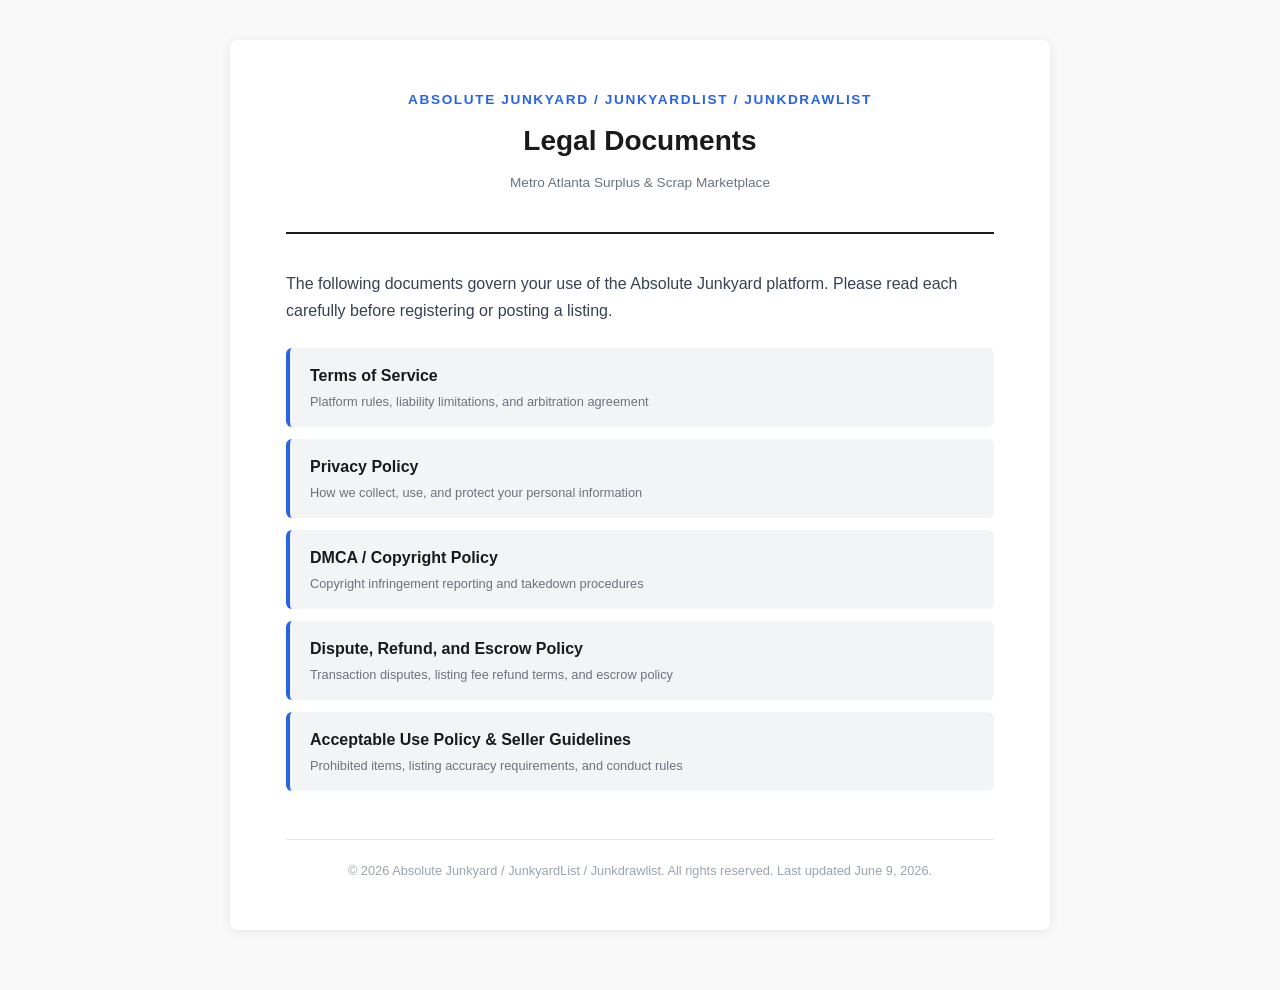
<file: index.html>
<!DOCTYPE html>
<html lang="en">
<head>
  <meta charset="UTF-8" />
  <meta name="viewport" content="width=device-width, initial-scale=1.0" />
  <title>Legal Documents — Absolute Junkyard</title>
  <link rel="stylesheet" href="style.css" />
  <style>
    .doc-list { list-style: none; margin: 0; padding: 0; }
    .doc-list li { margin-bottom: 12px; }
    .doc-list a {
      display: block;
      padding: 14px 20px;
      background: #f3f4f6;
      border-radius: 6px;
      color: #1a1a1a;
      text-decoration: none;
      font-weight: 600;
      border-left: 4px solid #2563eb;
      transition: background 0.15s;
    }
    .doc-list a:hover { background: #e0e7ff; }
    .doc-list a span { font-size: 0.8rem; color: #6b7280; font-weight: 400; display: block; margin-top: 2px; }
  </style>
</head>
<body>
  <div class="page-wrapper">
    <div class="site-header">
      <div class="brand">Absolute Junkyard / JunkyardList / Junkdrawlist</div>
      <h1>Legal Documents</h1>
      <p class="last-updated">Metro Atlanta Surplus &amp; Scrap Marketplace</p>
    </div>

    <p>The following documents govern your use of the Absolute Junkyard platform. Please read each carefully before registering or posting a listing.</p>

    <ul class="doc-list" style="margin-top: 24px;">
      <li>
        <a href="terms.html">
          Terms of Service
          <span>Platform rules, liability limitations, and arbitration agreement</span>
        </a>
      </li>
      <li>
        <a href="privacy.html">
          Privacy Policy
          <span>How we collect, use, and protect your personal information</span>
        </a>
      </li>
      <li>
        <a href="dmca.html">
          DMCA / Copyright Policy
          <span>Copyright infringement reporting and takedown procedures</span>
        </a>
      </li>
      <li>
        <a href="dispute-refund.html">
          Dispute, Refund, and Escrow Policy
          <span>Transaction disputes, listing fee refund terms, and escrow policy</span>
        </a>
      </li>
      <li>
        <a href="acceptable-use.html">
          Acceptable Use Policy &amp; Seller Guidelines
          <span>Prohibited items, listing accuracy requirements, and conduct rules</span>
        </a>
      </li>
    </ul>

    <footer>
      &copy; 2026 Absolute Junkyard / JunkyardList / Junkdrawlist. All rights reserved. Last updated June 9, 2026.
    </footer>
  </div>
</body>
</html>
</file>
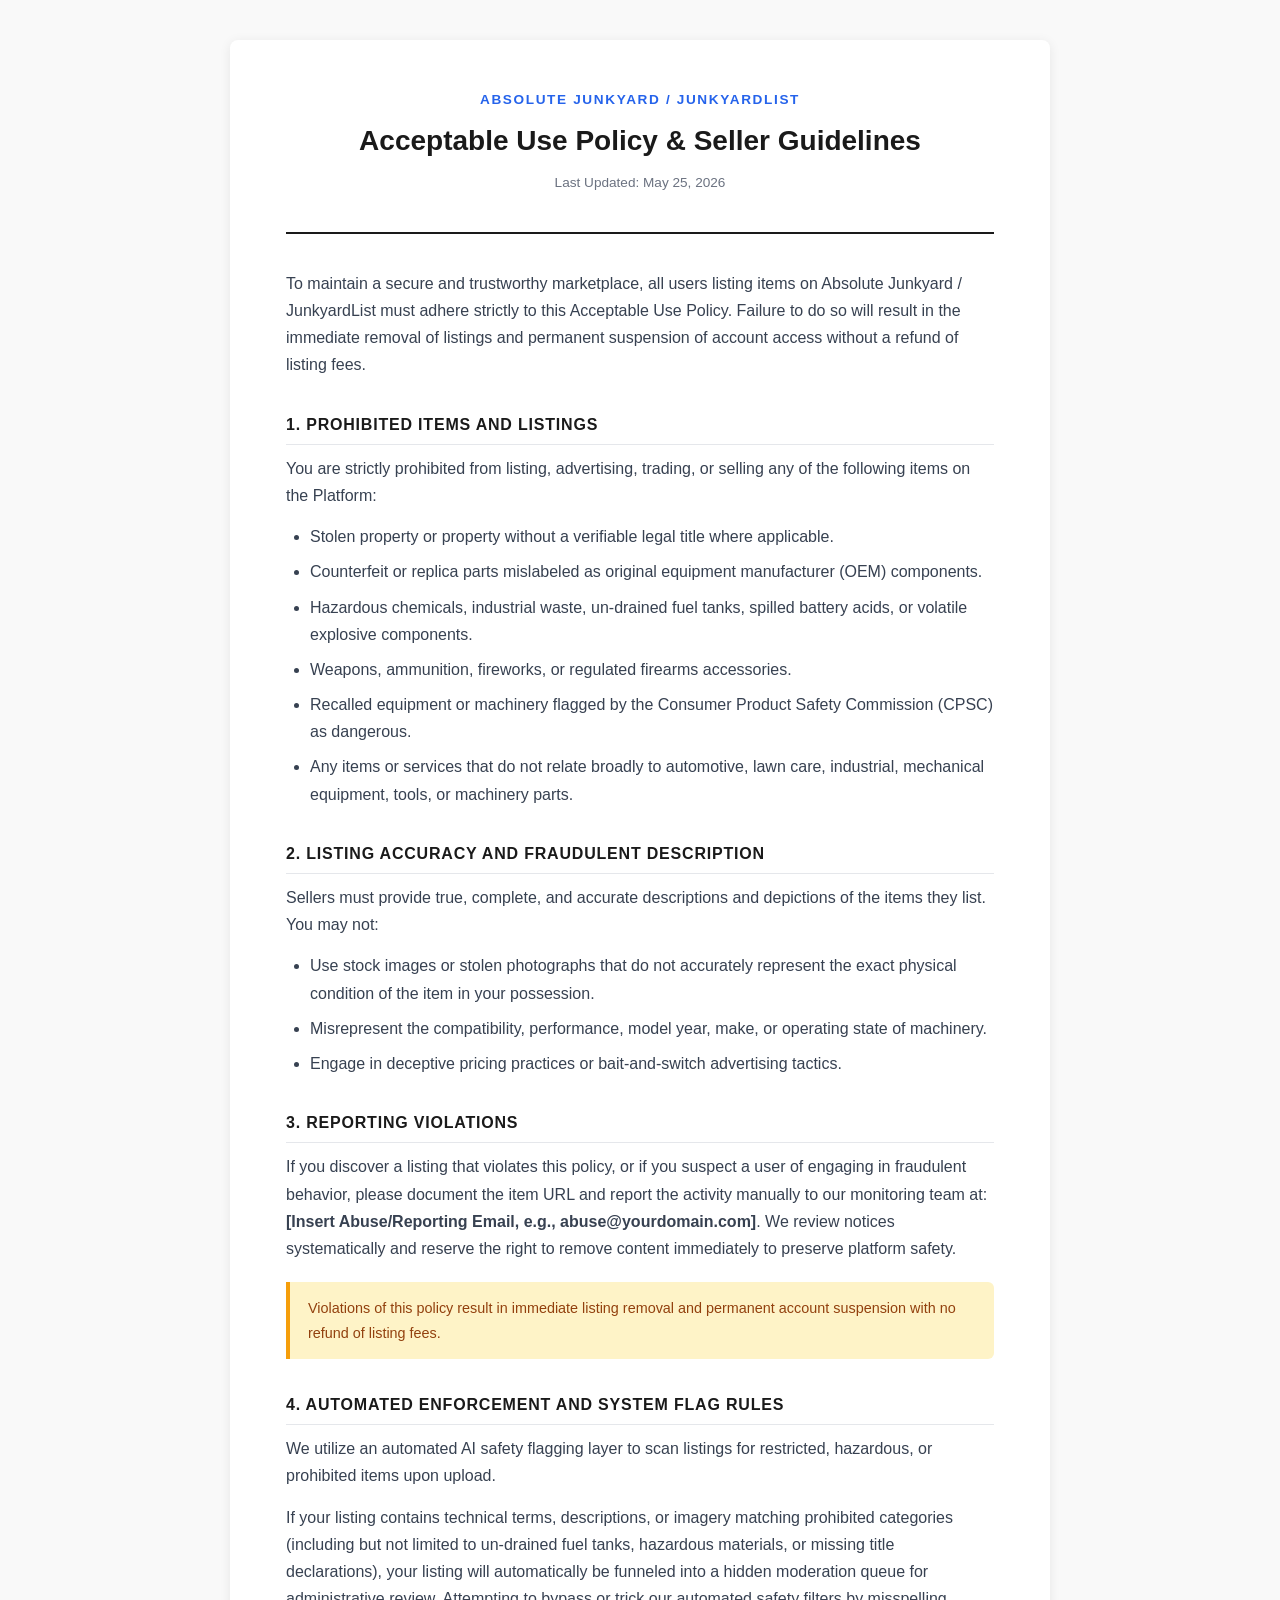
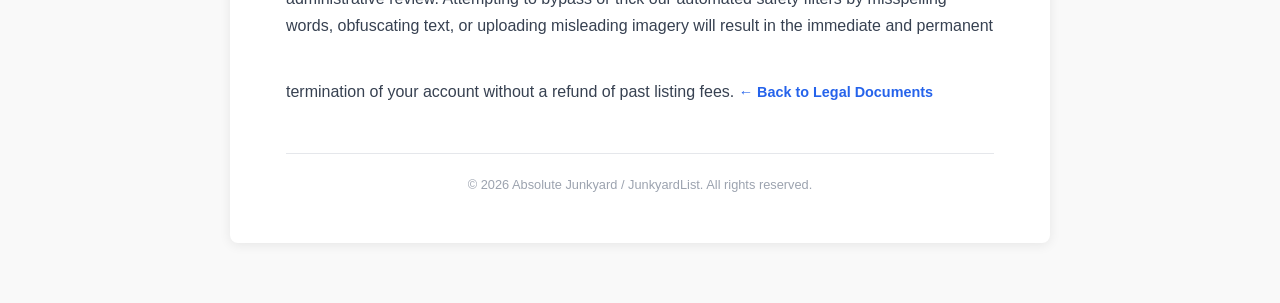
<file: acceptable-use.html>
<!DOCTYPE html>
<html lang="en">
<head>
  <meta charset="UTF-8" />
  <meta name="viewport" content="width=device-width, initial-scale=1.0" />
  <title>Acceptable Use Policy &amp; Seller Guidelines — Absolute Junkyard</title>
  <link rel="stylesheet" href="style.css" />
</head>
<body>
  <div class="page-wrapper">
    <div class="site-header">
      <div class="brand">Absolute Junkyard / JunkyardList</div>
      <h1>Acceptable Use Policy &amp; Seller Guidelines</h1>
      <p class="last-updated">Last Updated: May 25, 2026</p>
    </div>

    <p>To maintain a secure and trustworthy marketplace, all users listing items on Absolute Junkyard / JunkyardList must adhere strictly to this Acceptable Use Policy. Failure to do so will result in the immediate removal of listings and permanent suspension of account access without a refund of listing fees.</p>

    <h2>1. Prohibited Items and Listings</h2>
    <p>You are strictly prohibited from listing, advertising, trading, or selling any of the following items on the Platform:</p>
    <ul>
      <li>Stolen property or property without a verifiable legal title where applicable.</li>
      <li>Counterfeit or replica parts mislabeled as original equipment manufacturer (OEM) components.</li>
      <li>Hazardous chemicals, industrial waste, un-drained fuel tanks, spilled battery acids, or volatile explosive components.</li>
      <li>Weapons, ammunition, fireworks, or regulated firearms accessories.</li>
      <li>Recalled equipment or machinery flagged by the Consumer Product Safety Commission (CPSC) as dangerous.</li>
      <li>Any items or services that do not relate broadly to automotive, lawn care, industrial, mechanical equipment, tools, or machinery parts.</li>
    </ul>

    <h2>2. Listing Accuracy and Fraudulent Description</h2>
    <p>Sellers must provide true, complete, and accurate descriptions and depictions of the items they list. You may not:</p>
    <ul>
      <li>Use stock images or stolen photographs that do not accurately represent the exact physical condition of the item in your possession.</li>
      <li>Misrepresent the compatibility, performance, model year, make, or operating state of machinery.</li>
      <li>Engage in deceptive pricing practices or bait-and-switch advertising tactics.</li>
    </ul>

    <h2>3. Reporting Violations</h2>
    <p>If you discover a listing that violates this policy, or if you suspect a user of engaging in fraudulent behavior, please document the item URL and report the activity manually to our monitoring team at: <strong>[Insert Abuse/Reporting Email, e.g., abuse@yourdomain.com]</strong>. We review notices systematically and reserve the right to remove content immediately to preserve platform safety.</p>

    <div class="warning-block">
      Violations of this policy result in immediate listing removal and permanent account suspension with no refund of listing fees.
    </div>

    <h2>4. AUTOMATED ENFORCEMENT AND SYSTEM FLAG RULES</h2>
    <p>We utilize an automated AI safety flagging layer to scan listings for restricted, hazardous, or prohibited items upon upload.
    <p>If your listing contains technical terms, descriptions, or imagery matching prohibited categories (including but not limited to un-drained fuel tanks, hazardous materials, or missing title declarations), your listing will automatically be funneled into a hidden moderation queue for administrative review. Attempting to bypass or trick our automated safety filters by misspelling words, obfuscating text, or uploading misleading imagery will result in the immediate and permanent termination of your account without a refund of past listing fees.    

    <a href="index.html" class="back-link">&larr; Back to Legal Documents</a>

    <footer>
      &copy; 2026 Absolute Junkyard / JunkyardList. All rights reserved.
    </footer>
  </div>
</body>
</html>
</file>
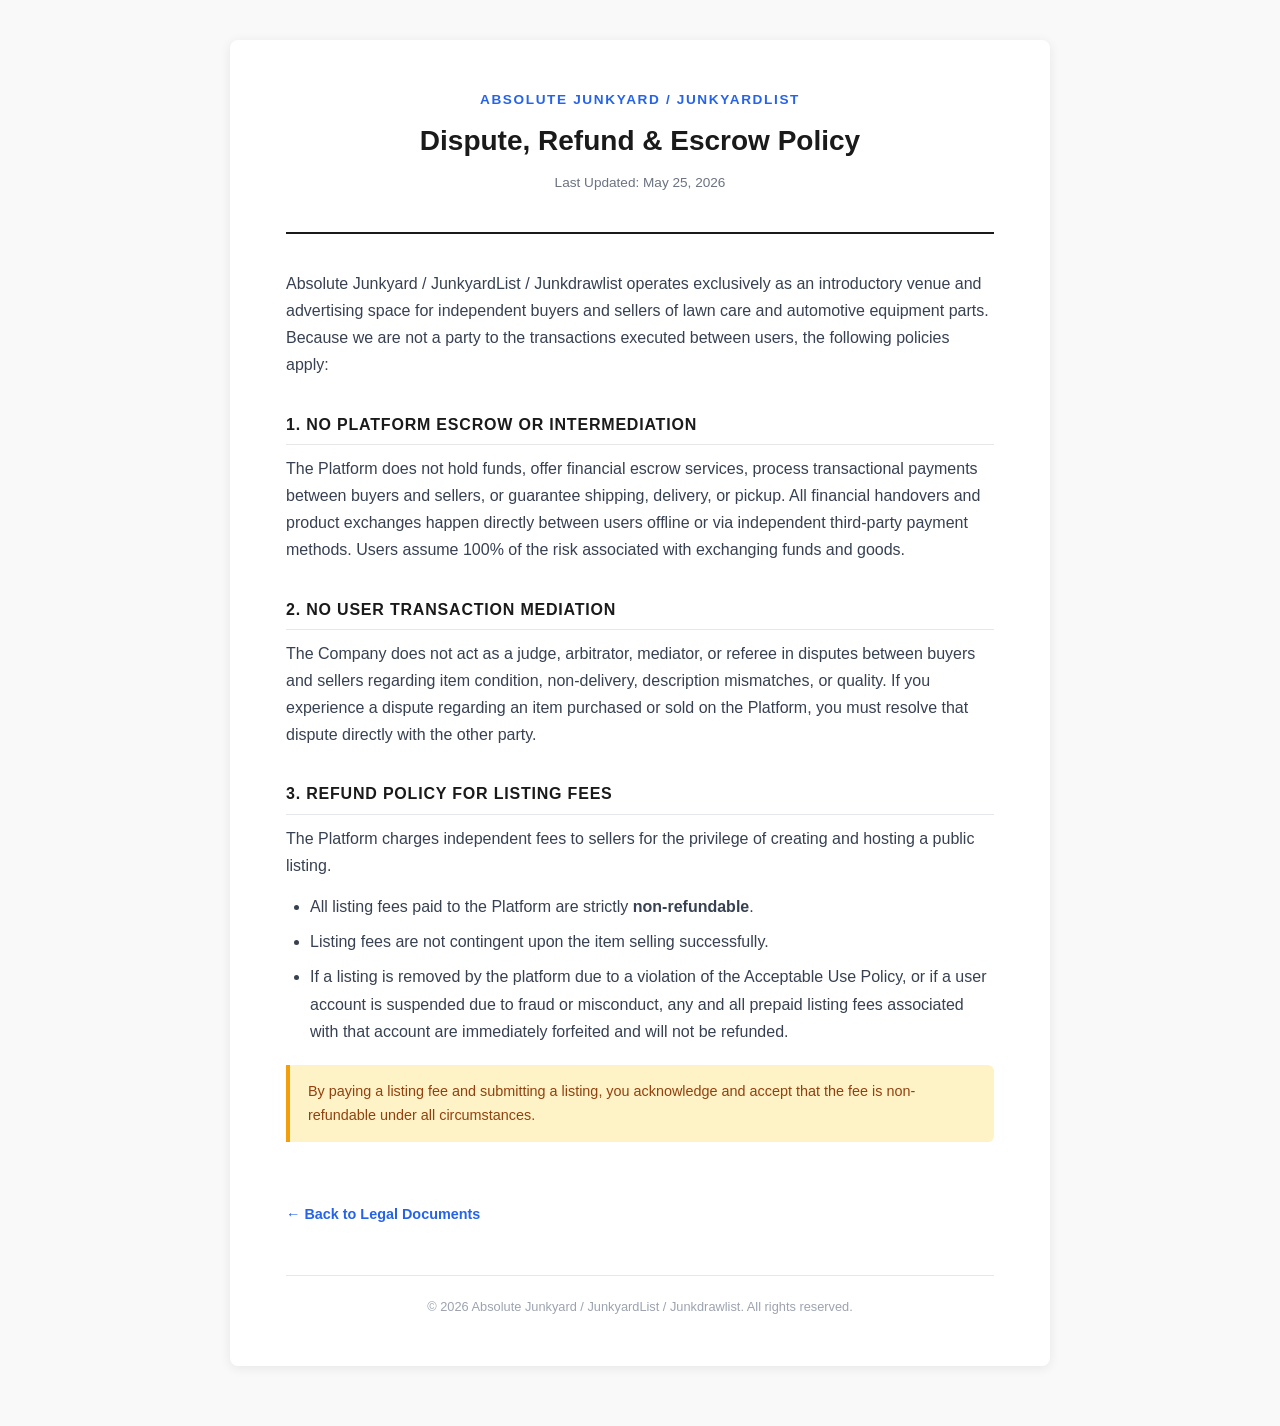
<file: dispute-refund.html>
<!DOCTYPE html>
<html lang="en">
<head>
  <meta charset="UTF-8" />
  <meta name="viewport" content="width=device-width, initial-scale=1.0" />
  <title>Dispute, Refund &amp; Escrow Policy — Absolute Junkyard</title>
  <link rel="stylesheet" href="style.css" />
</head>
<body>
  <div class="page-wrapper">
    <div class="site-header">
      <div class="brand">Absolute Junkyard / JunkyardList</div>
      <h1>Dispute, Refund &amp; Escrow Policy</h1>
      <p class="last-updated">Last Updated: May 25, 2026</p>
    </div>

    <p>Absolute Junkyard / JunkyardList / Junkdrawlist operates exclusively as an introductory venue and advertising space for independent buyers and sellers of lawn care and automotive equipment parts. Because we are not a party to the transactions executed between users, the following policies apply:</p>

    <h2>1. No Platform Escrow or Intermediation</h2>
    <p>The Platform does not hold funds, offer financial escrow services, process transactional payments between buyers and sellers, or guarantee shipping, delivery, or pickup. All financial handovers and product exchanges happen directly between users offline or via independent third-party payment methods. Users assume 100% of the risk associated with exchanging funds and goods.</p>

    <h2>2. No User Transaction Mediation</h2>
    <p>The Company does not act as a judge, arbitrator, mediator, or referee in disputes between buyers and sellers regarding item condition, non-delivery, description mismatches, or quality. If you experience a dispute regarding an item purchased or sold on the Platform, you must resolve that dispute directly with the other party.</p>

    <h2>3. Refund Policy for Listing Fees</h2>
    <p>The Platform charges independent fees to sellers for the privilege of creating and hosting a public listing.</p>
    <ul>
      <li>All listing fees paid to the Platform are strictly <strong>non-refundable</strong>.</li>
      <li>Listing fees are not contingent upon the item selling successfully.</li>
      <li>If a listing is removed by the platform due to a violation of the Acceptable Use Policy, or if a user account is suspended due to fraud or misconduct, any and all prepaid listing fees associated with that account are immediately forfeited and will not be refunded.</li>
    </ul>

    <div class="warning-block">
      By paying a listing fee and submitting a listing, you acknowledge and accept that the fee is non-refundable under all circumstances.
    </div>

    <a href="index.html" class="back-link">&larr; Back to Legal Documents</a>

    <footer>
      &copy; 2026 Absolute Junkyard / JunkyardList / Junkdrawlist. All rights reserved.
    </footer>
  </div>
</body>
</html>
</file>
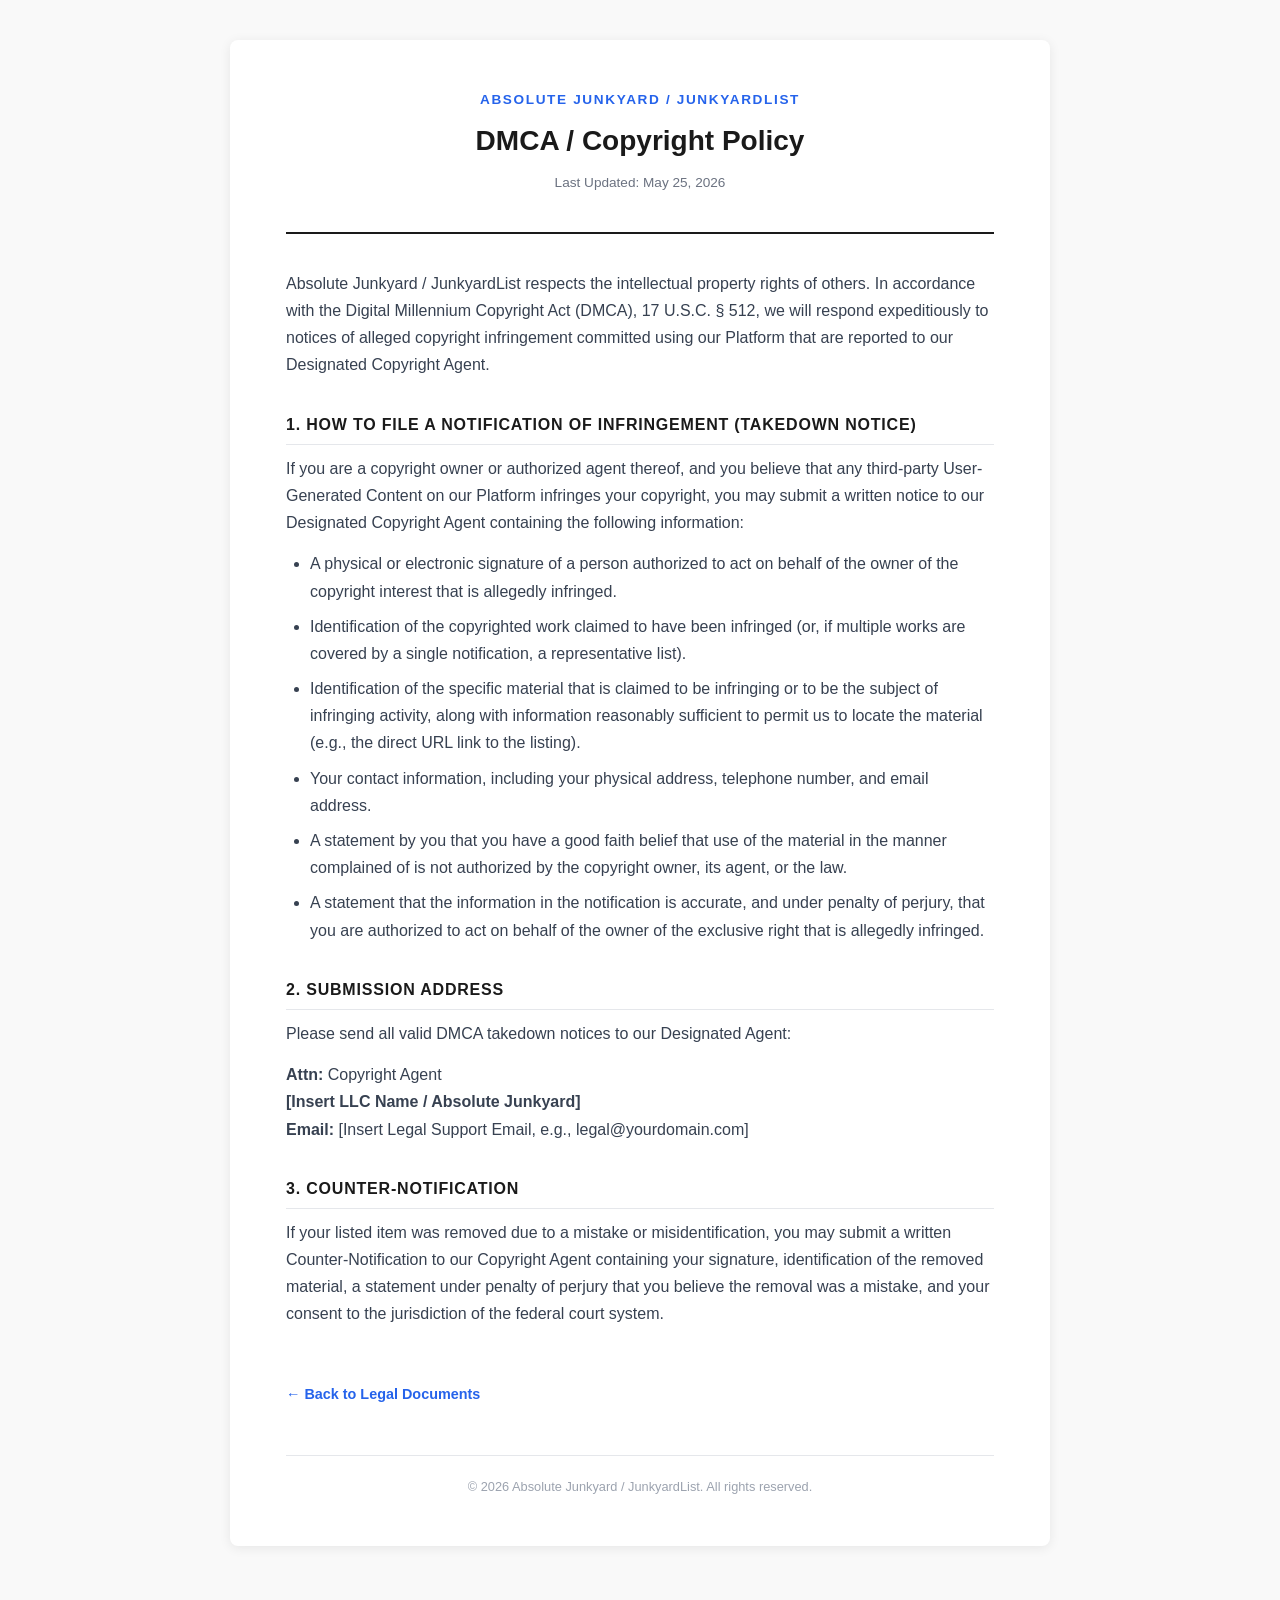
<file: dmca.html>
<!DOCTYPE html>
<html lang="en">
<head>
  <meta charset="UTF-8" />
  <meta name="viewport" content="width=device-width, initial-scale=1.0" />
  <title>DMCA / Copyright Policy — Absolute Junkyard</title>
  <link rel="stylesheet" href="style.css" />
</head>
<body>
  <div class="page-wrapper">
    <div class="site-header">
      <div class="brand">Absolute Junkyard / JunkyardList</div>
      <h1>DMCA / Copyright Policy</h1>
      <p class="last-updated">Last Updated: May 25, 2026</p>
    </div>

    <p>Absolute Junkyard / JunkyardList respects the intellectual property rights of others. In accordance with the Digital Millennium Copyright Act (DMCA), 17 U.S.C. &sect; 512, we will respond expeditiously to notices of alleged copyright infringement committed using our Platform that are reported to our Designated Copyright Agent.</p>

    <h2>1. How to File a Notification of Infringement (Takedown Notice)</h2>
    <p>If you are a copyright owner or authorized agent thereof, and you believe that any third-party User-Generated Content on our Platform infringes your copyright, you may submit a written notice to our Designated Copyright Agent containing the following information:</p>
    <ul>
      <li>A physical or electronic signature of a person authorized to act on behalf of the owner of the copyright interest that is allegedly infringed.</li>
      <li>Identification of the copyrighted work claimed to have been infringed (or, if multiple works are covered by a single notification, a representative list).</li>
      <li>Identification of the specific material that is claimed to be infringing or to be the subject of infringing activity, along with information reasonably sufficient to permit us to locate the material (e.g., the direct URL link to the listing).</li>
      <li>Your contact information, including your physical address, telephone number, and email address.</li>
      <li>A statement by you that you have a good faith belief that use of the material in the manner complained of is not authorized by the copyright owner, its agent, or the law.</li>
      <li>A statement that the information in the notification is accurate, and under penalty of perjury, that you are authorized to act on behalf of the owner of the exclusive right that is allegedly infringed.</li>
    </ul>

    <h2>2. Submission Address</h2>
    <p>Please send all valid DMCA takedown notices to our Designated Agent:</p>
    <p>
      <strong>Attn:</strong> Copyright Agent<br />
      <strong>[Insert LLC Name / Absolute Junkyard]</strong><br />
      <strong>Email:</strong> [Insert Legal Support Email, e.g., legal@yourdomain.com]
    </p>

    <h2>3. Counter-Notification</h2>
    <p>If your listed item was removed due to a mistake or misidentification, you may submit a written Counter-Notification to our Copyright Agent containing your signature, identification of the removed material, a statement under penalty of perjury that you believe the removal was a mistake, and your consent to the jurisdiction of the federal court system.</p>

    <a href="index.html" class="back-link">&larr; Back to Legal Documents</a>

    <footer>
      &copy; 2026 Absolute Junkyard / JunkyardList. All rights reserved.
    </footer>
  </div>
</body>
</html>
</file>
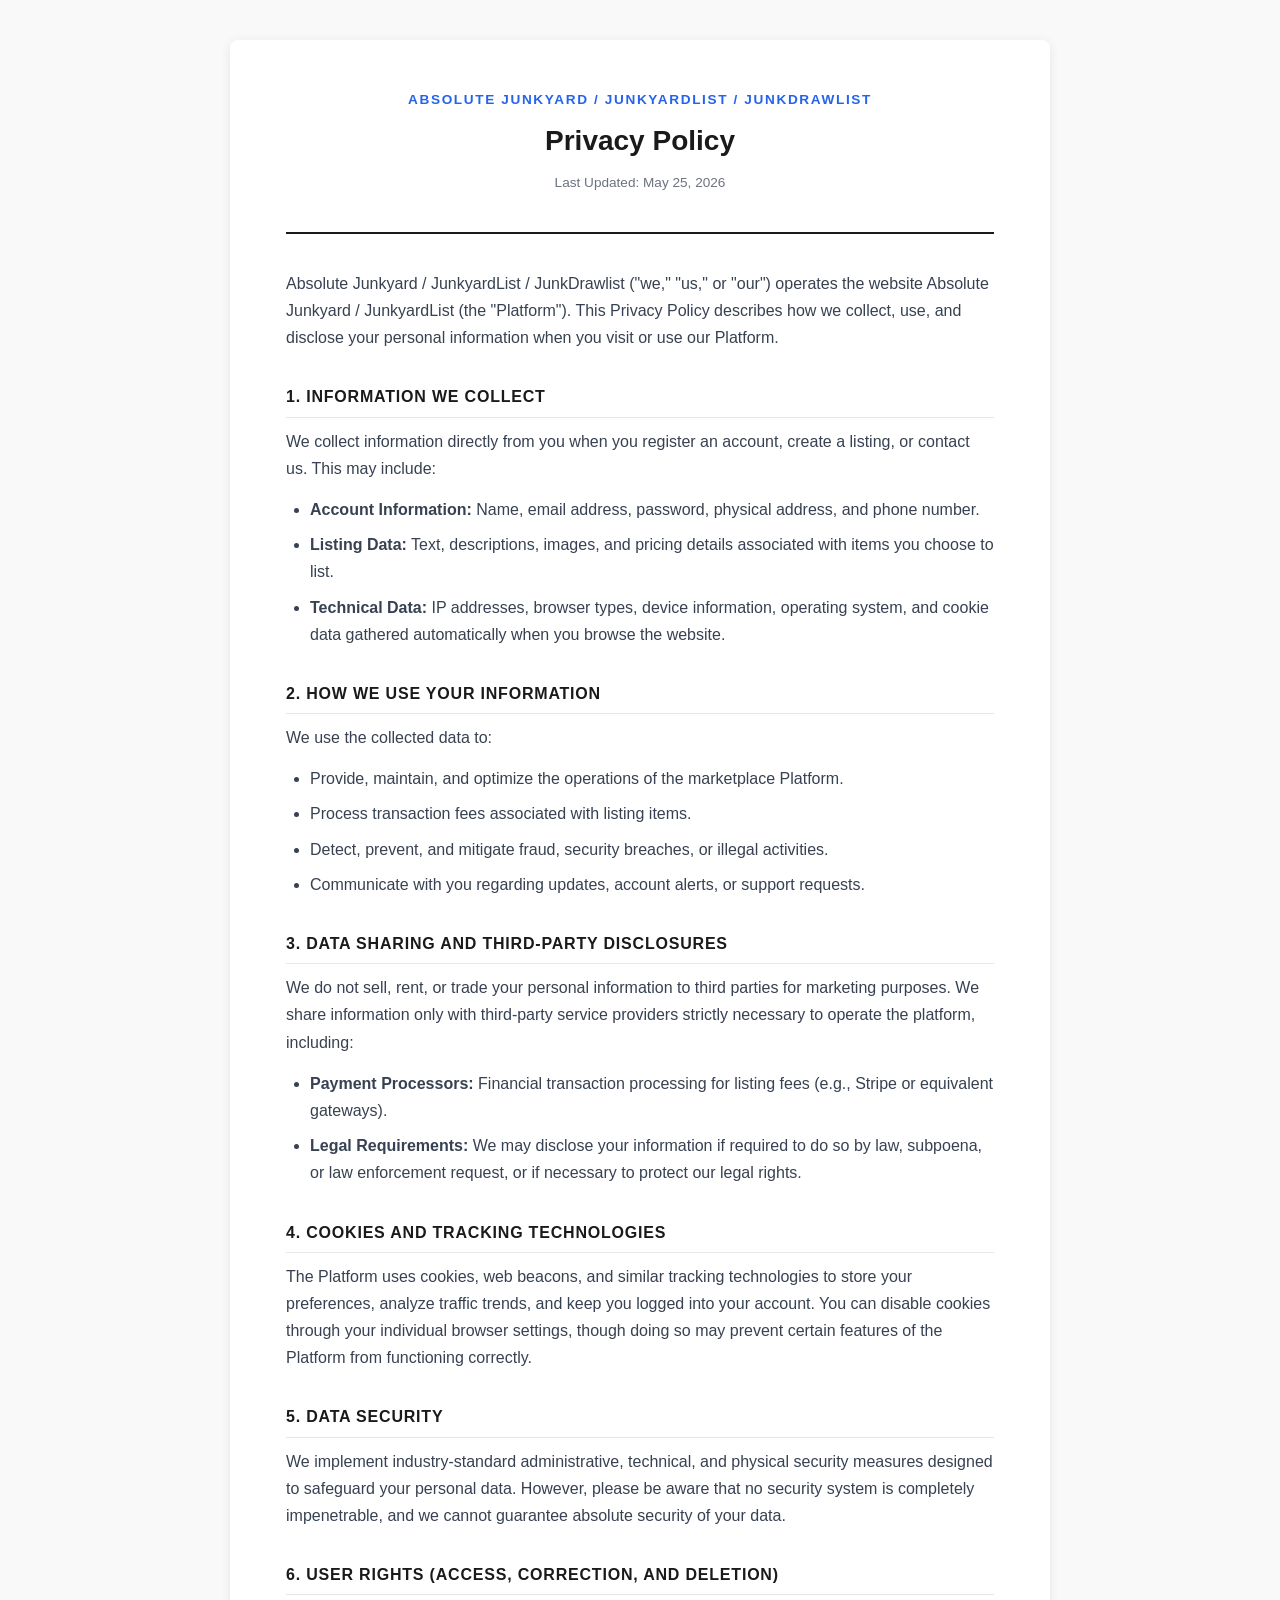
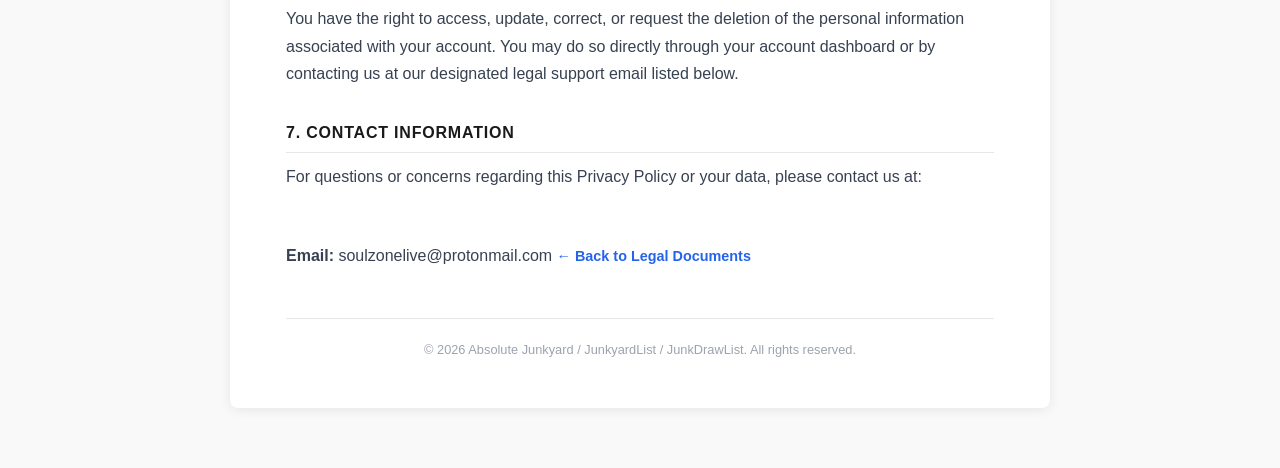
<file: privacy.html>
<!DOCTYPE html>
<html lang="en">
<head>
  <meta charset="UTF-8" />
  <meta name="viewport" content="width=device-width, initial-scale=1.0" />
  <title>Privacy Policy — Absolute Junkyard</title>
  <link rel="stylesheet" href="style.css" />
</head>
<body>
  <div class="page-wrapper">
    <div class="site-header">
      <div class="brand">Absolute Junkyard / JunkyardList / JunkDrawlist</div>
      <h1>Privacy Policy</h1>
      <p class="last-updated">Last Updated: May 25, 2026</p>
    </div>

    <p> Absolute Junkyard / JunkyardList / JunkDrawlist  ("we," "us," or "our") operates the website Absolute Junkyard / JunkyardList (the "Platform"). This Privacy Policy describes how we collect, use, and disclose your personal information when you visit or use our Platform.</p>

    <h2>1. Information We Collect</h2>
    <p>We collect information directly from you when you register an account, create a listing, or contact us. This may include:</p>
    <ul>
      <li><strong>Account Information:</strong> Name, email address, password, physical address, and phone number.</li>
      <li><strong>Listing Data:</strong> Text, descriptions, images, and pricing details associated with items you choose to list.</li>
      <li><strong>Technical Data:</strong> IP addresses, browser types, device information, operating system, and cookie data gathered automatically when you browse the website.</li>
    </ul>

    <h2>2. How We Use Your Information</h2>
    <p>We use the collected data to:</p>
    <ul>
      <li>Provide, maintain, and optimize the operations of the marketplace Platform.</li>
      <li>Process transaction fees associated with listing items.</li>
      <li>Detect, prevent, and mitigate fraud, security breaches, or illegal activities.</li>
      <li>Communicate with you regarding updates, account alerts, or support requests.</li>
    </ul>

    <h2>3. Data Sharing and Third-Party Disclosures</h2>
    <p>We do not sell, rent, or trade your personal information to third parties for marketing purposes. We share information only with third-party service providers strictly necessary to operate the platform, including:</p>
    <ul>
      <li><strong>Payment Processors:</strong> Financial transaction processing for listing fees (e.g., Stripe or equivalent gateways).</li>
      <li><strong>Legal Requirements:</strong> We may disclose your information if required to do so by law, subpoena, or law enforcement request, or if necessary to protect our legal rights.</li>
    </ul>

    <h2>4. Cookies and Tracking Technologies</h2>
    <p>The Platform uses cookies, web beacons, and similar tracking technologies to store your preferences, analyze traffic trends, and keep you logged into your account. You can disable cookies through your individual browser settings, though doing so may prevent certain features of the Platform from functioning correctly.</p>

    <h2>5. Data Security</h2>
    <p>We implement industry-standard administrative, technical, and physical security measures designed to safeguard your personal data. However, please be aware that no security system is completely impenetrable, and we cannot guarantee absolute security of your data.</p>

    <h2>6. User Rights (Access, Correction, and Deletion)</h2>
    <p>You have the right to access, update, correct, or request the deletion of the personal information associated with your account. You may do so directly through your account dashboard or by contacting us at our designated legal support email listed below.</p>

    <h2>7. Contact Information</h2>
    <p>For questions or concerns regarding this Privacy Policy or your data, please contact us at:</p>
    <p><strong>Email:</strong> soulzonelive@protonmail.com
    <a href="index.html" class="back-link">&larr; Back to Legal Documents</a>

    <footer>
      &copy; 2026 Absolute Junkyard / JunkyardList / JunkDrawList. All rights reserved.
    </footer>
  </div>
</body>
</html>
</file>
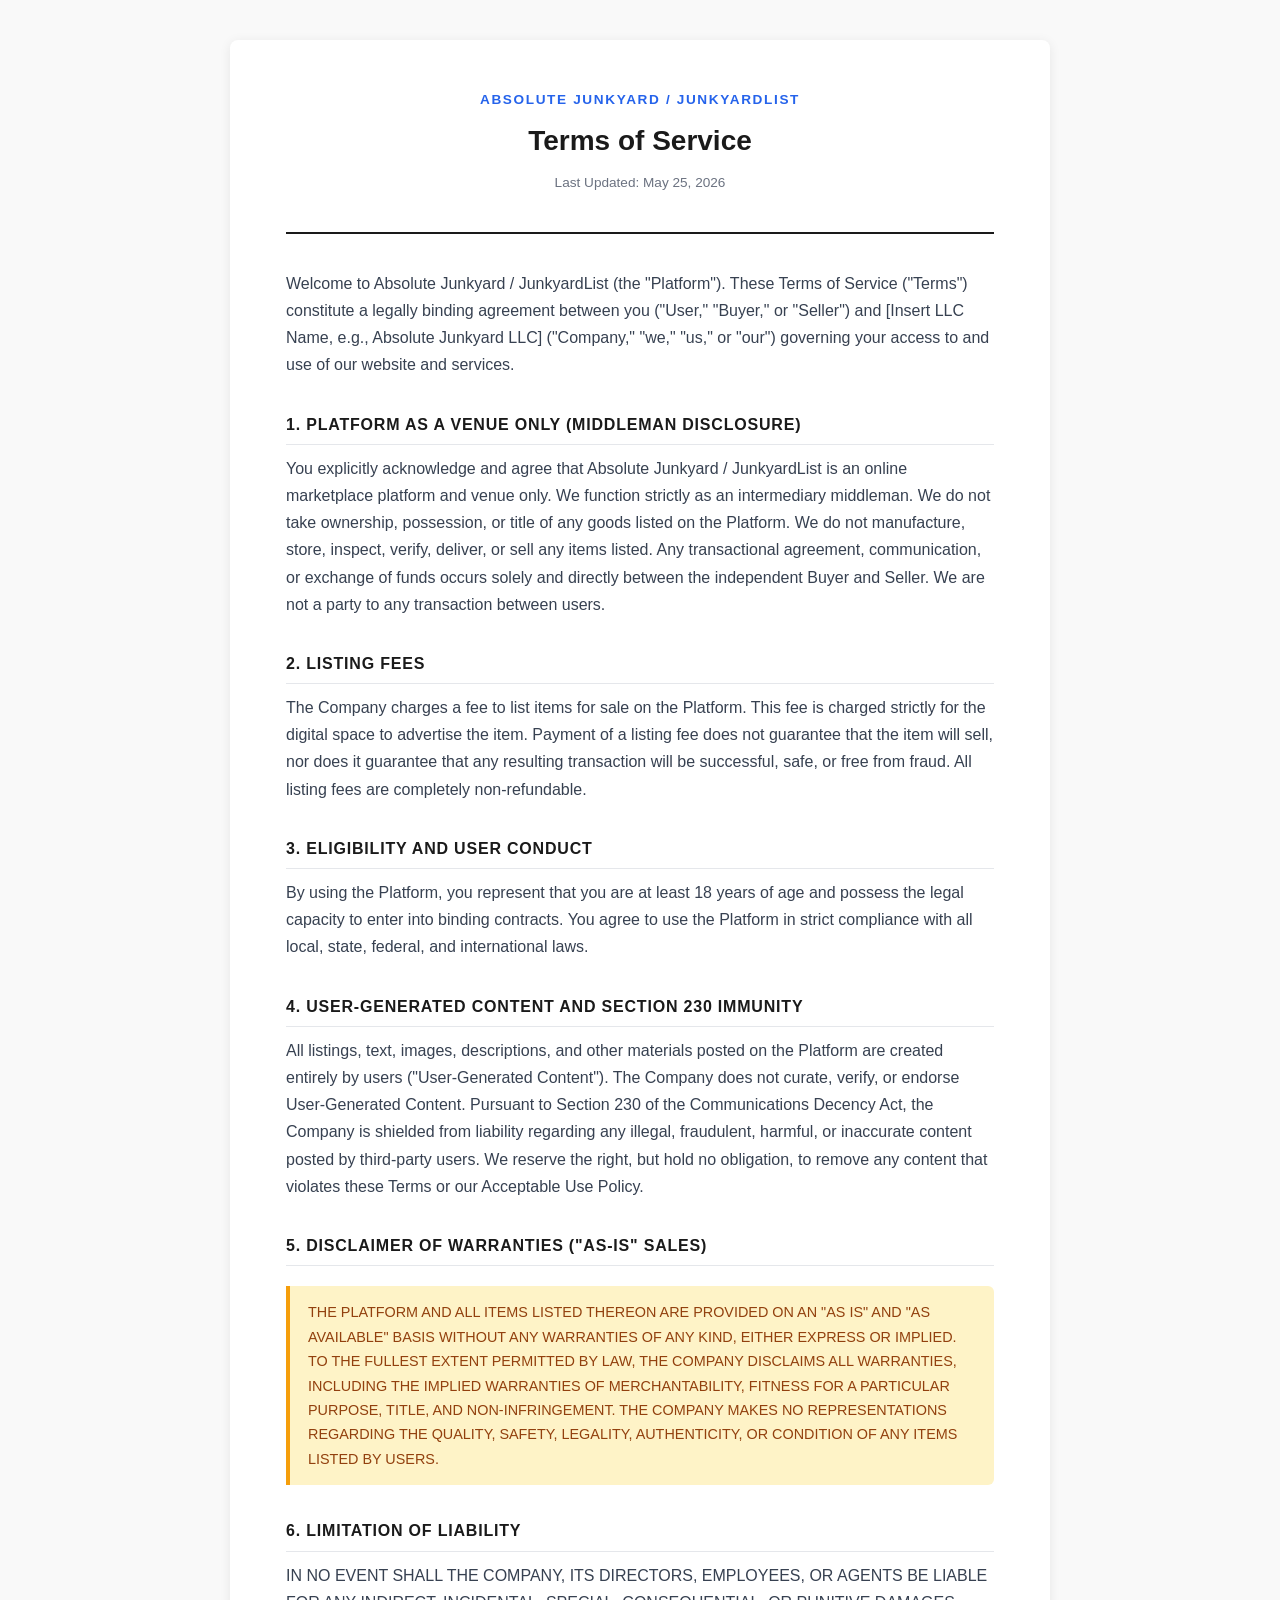
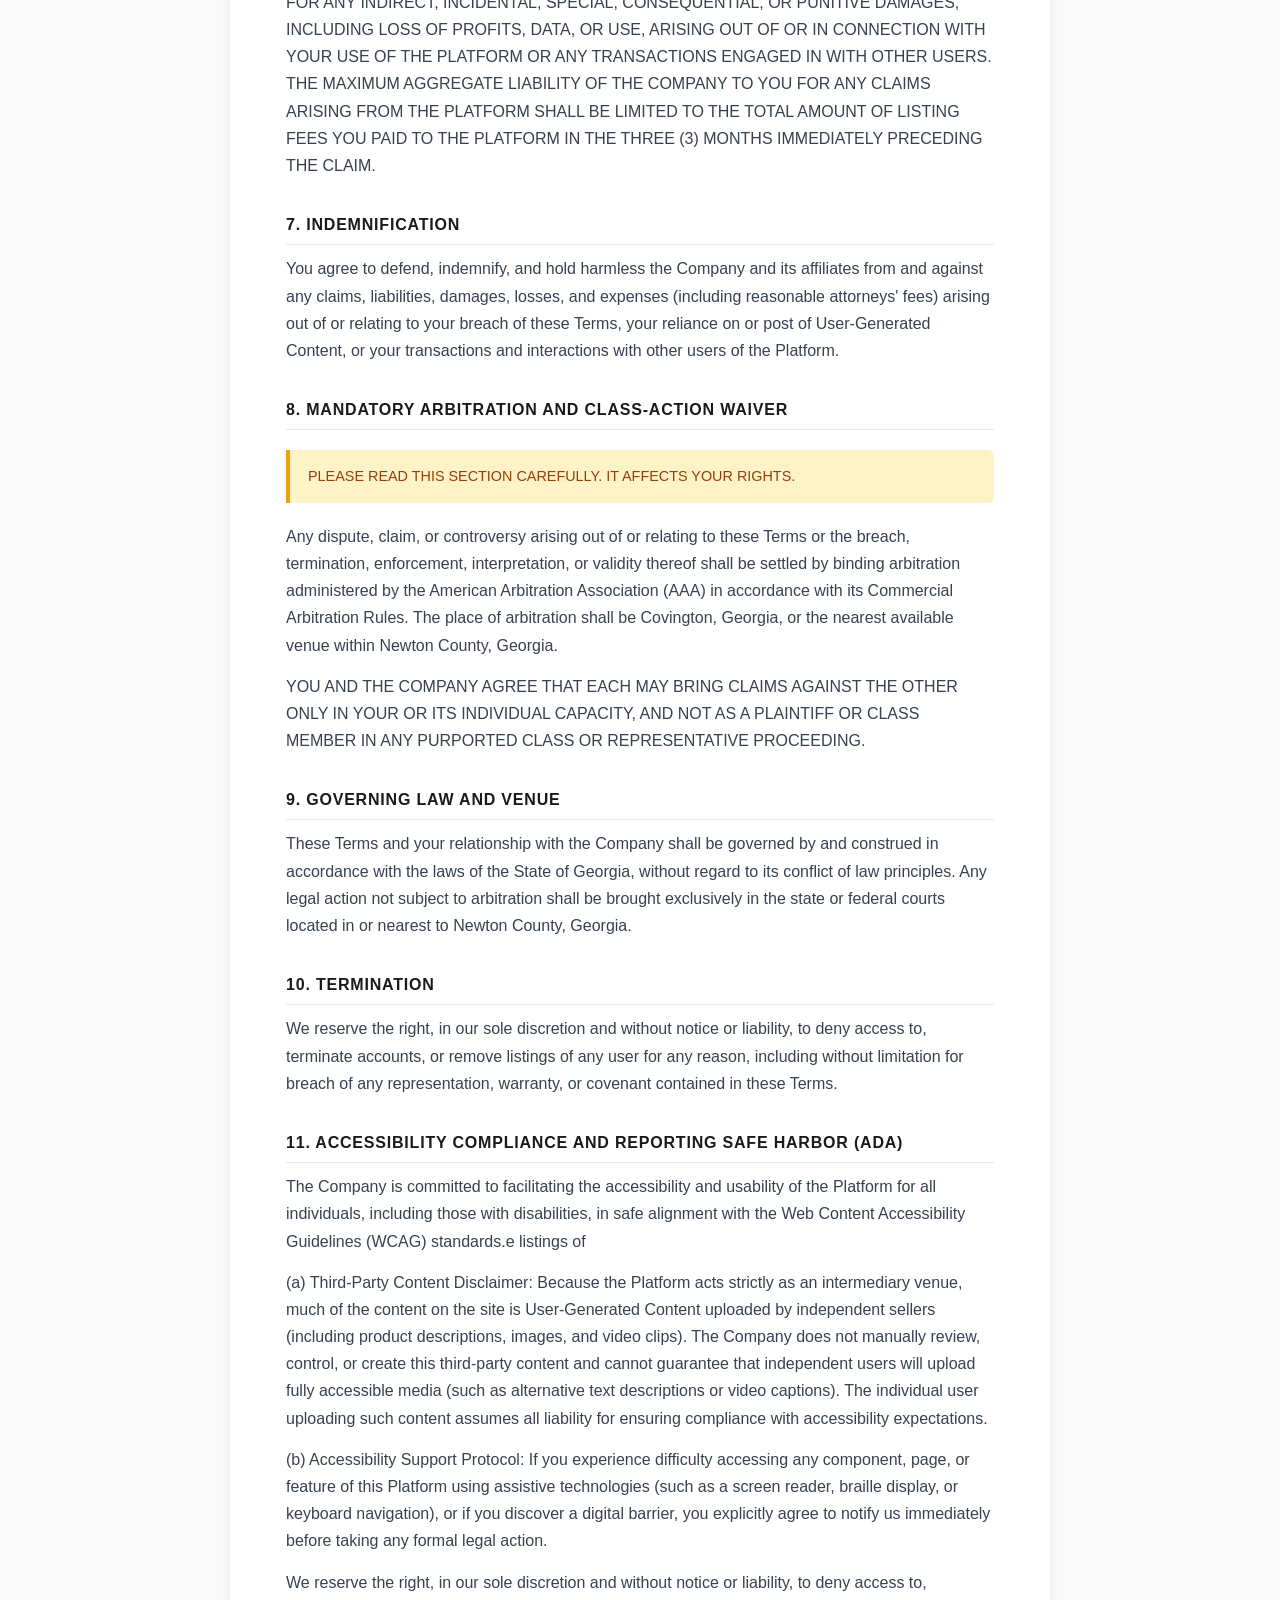
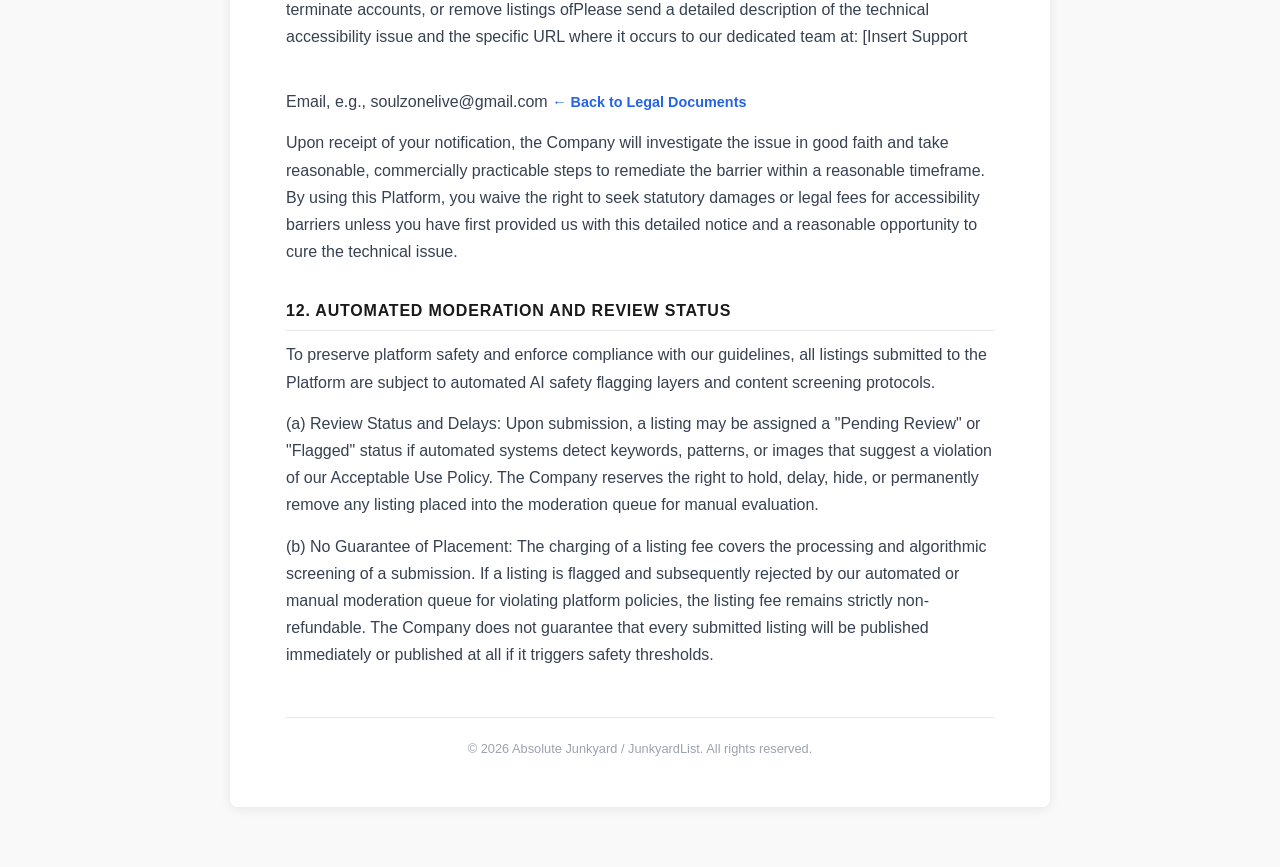
<file: terms.html>
<!DOCTYPE html>
<html lang="en">
<head>
  <meta charset="UTF-8" />
  <meta name="viewport" content="width=device-width, initial-scale=1.0" />
  <title>Terms of Service — Absolute Junkyard</title>
  <link rel="stylesheet" href="style.css" />
</head>
<body>
  <div class="page-wrapper">
    <div class="site-header">
      <div class="brand">Absolute Junkyard / JunkyardList</div>
      <h1>Terms of Service</h1>
      <p class="last-updated">Last Updated: May 25, 2026</p>
    </div>

    <p>Welcome to Absolute Junkyard / JunkyardList (the "Platform"). These Terms of Service ("Terms") constitute a legally binding agreement between you ("User," "Buyer," or "Seller") and [Insert LLC Name, e.g., Absolute Junkyard LLC] ("Company," "we," "us," or "our") governing your access to and use of our website and services.</p>

    <h2>1. Platform as a Venue Only (Middleman Disclosure)</h2>
    <p>You explicitly acknowledge and agree that Absolute Junkyard / JunkyardList is an online marketplace platform and venue only. We function strictly as an intermediary middleman. We do not take ownership, possession, or title of any goods listed on the Platform. We do not manufacture, store, inspect, verify, deliver, or sell any items listed. Any transactional agreement, communication, or exchange of funds occurs solely and directly between the independent Buyer and Seller. We are not a party to any transaction between users.</p>

    <h2>2. Listing Fees</h2>
    <p>The Company charges a fee to list items for sale on the Platform. This fee is charged strictly for the digital space to advertise the item. Payment of a listing fee does not guarantee that the item will sell, nor does it guarantee that any resulting transaction will be successful, safe, or free from fraud. All listing fees are completely non-refundable.</p>

    <h2>3. Eligibility and User Conduct</h2>
    <p>By using the Platform, you represent that you are at least 18 years of age and possess the legal capacity to enter into binding contracts. You agree to use the Platform in strict compliance with all local, state, federal, and international laws.</p>

    <h2>4. User-Generated Content and Section 230 Immunity</h2>
    <p>All listings, text, images, descriptions, and other materials posted on the Platform are created entirely by users ("User-Generated Content"). The Company does not curate, verify, or endorse User-Generated Content. Pursuant to Section 230 of the Communications Decency Act, the Company is shielded from liability regarding any illegal, fraudulent, harmful, or inaccurate content posted by third-party users. We reserve the right, but hold no obligation, to remove any content that violates these Terms or our Acceptable Use Policy.</p>

    <h2>5. Disclaimer of Warranties ("As-Is" Sales)</h2>
    <div class="warning-block">THE PLATFORM AND ALL ITEMS LISTED THEREON ARE PROVIDED ON AN "AS IS" AND "AS AVAILABLE" BASIS WITHOUT ANY WARRANTIES OF ANY KIND, EITHER EXPRESS OR IMPLIED. TO THE FULLEST EXTENT PERMITTED BY LAW, THE COMPANY DISCLAIMS ALL WARRANTIES, INCLUDING THE IMPLIED WARRANTIES OF MERCHANTABILITY, FITNESS FOR A PARTICULAR PURPOSE, TITLE, AND NON-INFRINGEMENT. THE COMPANY MAKES NO REPRESENTATIONS REGARDING THE QUALITY, SAFETY, LEGALITY, AUTHENTICITY, OR CONDITION OF ANY ITEMS LISTED BY USERS.</div>

    <h2>6. Limitation of Liability</h2>
    <p>IN NO EVENT SHALL THE COMPANY, ITS DIRECTORS, EMPLOYEES, OR AGENTS BE LIABLE FOR ANY INDIRECT, INCIDENTAL, SPECIAL, CONSEQUENTIAL, OR PUNITIVE DAMAGES, INCLUDING LOSS OF PROFITS, DATA, OR USE, ARISING OUT OF OR IN CONNECTION WITH YOUR USE OF THE PLATFORM OR ANY TRANSACTIONS ENGAGED IN WITH OTHER USERS. THE MAXIMUM AGGREGATE LIABILITY OF THE COMPANY TO YOU FOR ANY CLAIMS ARISING FROM THE PLATFORM SHALL BE LIMITED TO THE TOTAL AMOUNT OF LISTING FEES YOU PAID TO THE PLATFORM IN THE THREE (3) MONTHS IMMEDIATELY PRECEDING THE CLAIM.</p>

    <h2>7. Indemnification</h2>
    <p>You agree to defend, indemnify, and hold harmless the Company and its affiliates from and against any claims, liabilities, damages, losses, and expenses (including reasonable attorneys' fees) arising out of or relating to your breach of these Terms, your reliance on or post of User-Generated Content, or your transactions and interactions with other users of the Platform.</p>

    <h2>8. Mandatory Arbitration and Class-Action Waiver</h2>
    <div class="warning-block">PLEASE READ THIS SECTION CAREFULLY. IT AFFECTS YOUR RIGHTS.</div>
    <p>Any dispute, claim, or controversy arising out of or relating to these Terms or the breach, termination, enforcement, interpretation, or validity thereof shall be settled by binding arbitration administered by the American Arbitration Association (AAA) in accordance with its Commercial Arbitration Rules. The place of arbitration shall be Covington, Georgia, or the nearest available venue within Newton County, Georgia.</p>
    <p>YOU AND THE COMPANY AGREE THAT EACH MAY BRING CLAIMS AGAINST THE OTHER ONLY IN YOUR OR ITS INDIVIDUAL CAPACITY, AND NOT AS A PLAINTIFF OR CLASS MEMBER IN ANY PURPORTED CLASS OR REPRESENTATIVE PROCEEDING.</p>

    <h2>9. Governing Law and Venue</h2>
    <p>These Terms and your relationship with the Company shall be governed by and construed in accordance with the laws of the State of Georgia, without regard to its conflict of law principles. Any legal action not subject to arbitration shall be brought exclusively in the state or federal courts located in or nearest to Newton County, Georgia.</p>

    <h2>10. Termination</h2>
    <p>We reserve the right, in our sole discretion and without notice or liability, to deny access to, terminate accounts, or remove listings of any user for any reason, including without limitation for breach of any representation, warranty, or covenant contained in these Terms.</p>

    <h2>11. ACCESSIBILITY COMPLIANCE AND REPORTING SAFE HARBOR (ADA)</h2>
    <p>The Company is committed to facilitating the accessibility and usability of the Platform for all individuals, including those with disabilities, in safe alignment with the Web Content Accessibility Guidelines (WCAG) standards.e listings of
    <p>(a) Third-Party Content Disclaimer: Because the Platform acts strictly as an intermediary venue, much of the content on the site is User-Generated Content uploaded by independent sellers (including product descriptions, images, and video clips). The Company does not manually review, control, or create this third-party content and cannot guarantee that independent users will upload fully accessible media (such as alternative text descriptions or video captions). The individual user uploading such content assumes all liability for ensuring compliance with accessibility expectations.
    <p>(b) Accessibility Support Protocol: If you experience difficulty accessing any component, page, or feature of this Platform using assistive technologies (such as a screen reader, braille display, or keyboard navigation), or if you discover a digital barrier, you explicitly agree to notify us immediately before taking any formal legal action.
    <p>We reserve the right, in our sole discretion and without notice or liability, to deny access to, terminate accounts, or remove listings ofPlease send a detailed description of the technical accessibility issue and the specific URL where it occurs to our dedicated team at: [Insert Support Email, e.g., soulzonelive@gmail.com    <a href="index.html" class="back-link">&larr; Back to Legal Documents</a>
    <p>Upon receipt of your notification, the Company will investigate the issue in good faith and take reasonable, commercially practicable steps to remediate the barrier within a reasonable timeframe. By using this Platform, you waive the right to seek statutory damages or legal fees for accessibility barriers unless you have first provided us with this detailed notice and a reasonable opportunity to cure the technical issue.

    <h2>12. AUTOMATED MODERATION AND REVIEW STATUS</h2>
    <p>To preserve platform safety and enforce compliance with our guidelines, all listings submitted to the Platform are subject to automated AI safety flagging layers and content screening protocols.
    <p>(a) Review Status and Delays: Upon submission, a listing may be assigned a "Pending Review" or "Flagged" status if automated systems detect keywords, patterns, or images that suggest a violation of our Acceptable Use Policy. The Company reserves the right to hold, delay, hide, or permanently remove any listing placed into the moderation queue for manual evaluation.
    <p>(b) No Guarantee of Placement: The charging of a listing fee covers the processing and algorithmic screening of a submission. If a listing is flagged and subsequently rejected by our automated or manual moderation queue for violating platform policies, the listing fee remains strictly non-refundable. The Company does not guarantee that every submitted listing will be published immediately or published at all if it triggers safety thresholds.

    <footer>
      &copy; 2026 Absolute Junkyard / JunkyardList. All rights reserved.
    </footer>
  </div>
</body>
</html>
</file>
<file: style.css>
/* Absolute Junkyard V3 — Legal Documents Stylesheet */
* { box-sizing: border-box; margin: 0; padding: 0; }

body {
  font-family: -apple-system, BlinkMacSystemFont, 'Segoe UI', Roboto, sans-serif;
  background: #f9f9f9;
  color: #1a1a1a;
  line-height: 1.7;
  padding: 0 16px 60px;
}

.page-wrapper {
  max-width: 820px;
  margin: 0 auto;
  background: #ffffff;
  padding: 48px 56px;
  border-radius: 8px;
  margin-top: 40px;
  box-shadow: 0 2px 12px rgba(0,0,0,0.08);
}

.site-header {
  text-align: center;
  margin-bottom: 36px;
  padding-bottom: 24px;
  border-bottom: 2px solid #1a1a1a;
}

.site-header .brand {
  font-size: 0.85rem;
  font-weight: 700;
  letter-spacing: 0.12em;
  text-transform: uppercase;
  color: #2563eb;
  margin-bottom: 6px;
}

h1 {
  font-size: 1.75rem;
  font-weight: 800;
  color: #1a1a1a;
  margin-bottom: 6px;
}

.last-updated {
  font-size: 0.85rem;
  color: #6b7280;
}

h2 {
  font-size: 1rem;
  font-weight: 700;
  text-transform: uppercase;
  letter-spacing: 0.05em;
  color: #1a1a1a;
  margin: 32px 0 10px;
  padding-bottom: 6px;
  border-bottom: 1px solid #e5e7eb;
}

p {
  margin-bottom: 14px;
  color: #374151;
}

ul {
  margin: 10px 0 16px 24px;
  color: #374151;
}

ul li {
  margin-bottom: 8px;
}

.warning-block {
  background: #fef3c7;
  border-left: 4px solid #f59e0b;
  padding: 14px 18px;
  margin: 20px 0;
  border-radius: 0 6px 6px 0;
  font-size: 0.9rem;
  color: #92400e;
}

.back-link {
  display: inline-block;
  margin-top: 40px;
  color: #2563eb;
  text-decoration: none;
  font-size: 0.9rem;
  font-weight: 600;
}

.back-link:hover { text-decoration: underline; }

footer {
  text-align: center;
  margin-top: 48px;
  padding-top: 20px;
  border-top: 1px solid #e5e7eb;
  font-size: 0.8rem;
  color: #9ca3af;
}

@media (max-width: 600px) {
  .page-wrapper { padding: 28px 20px; margin-top: 16px; }
  h1 { font-size: 1.4rem; }
}
</file>
